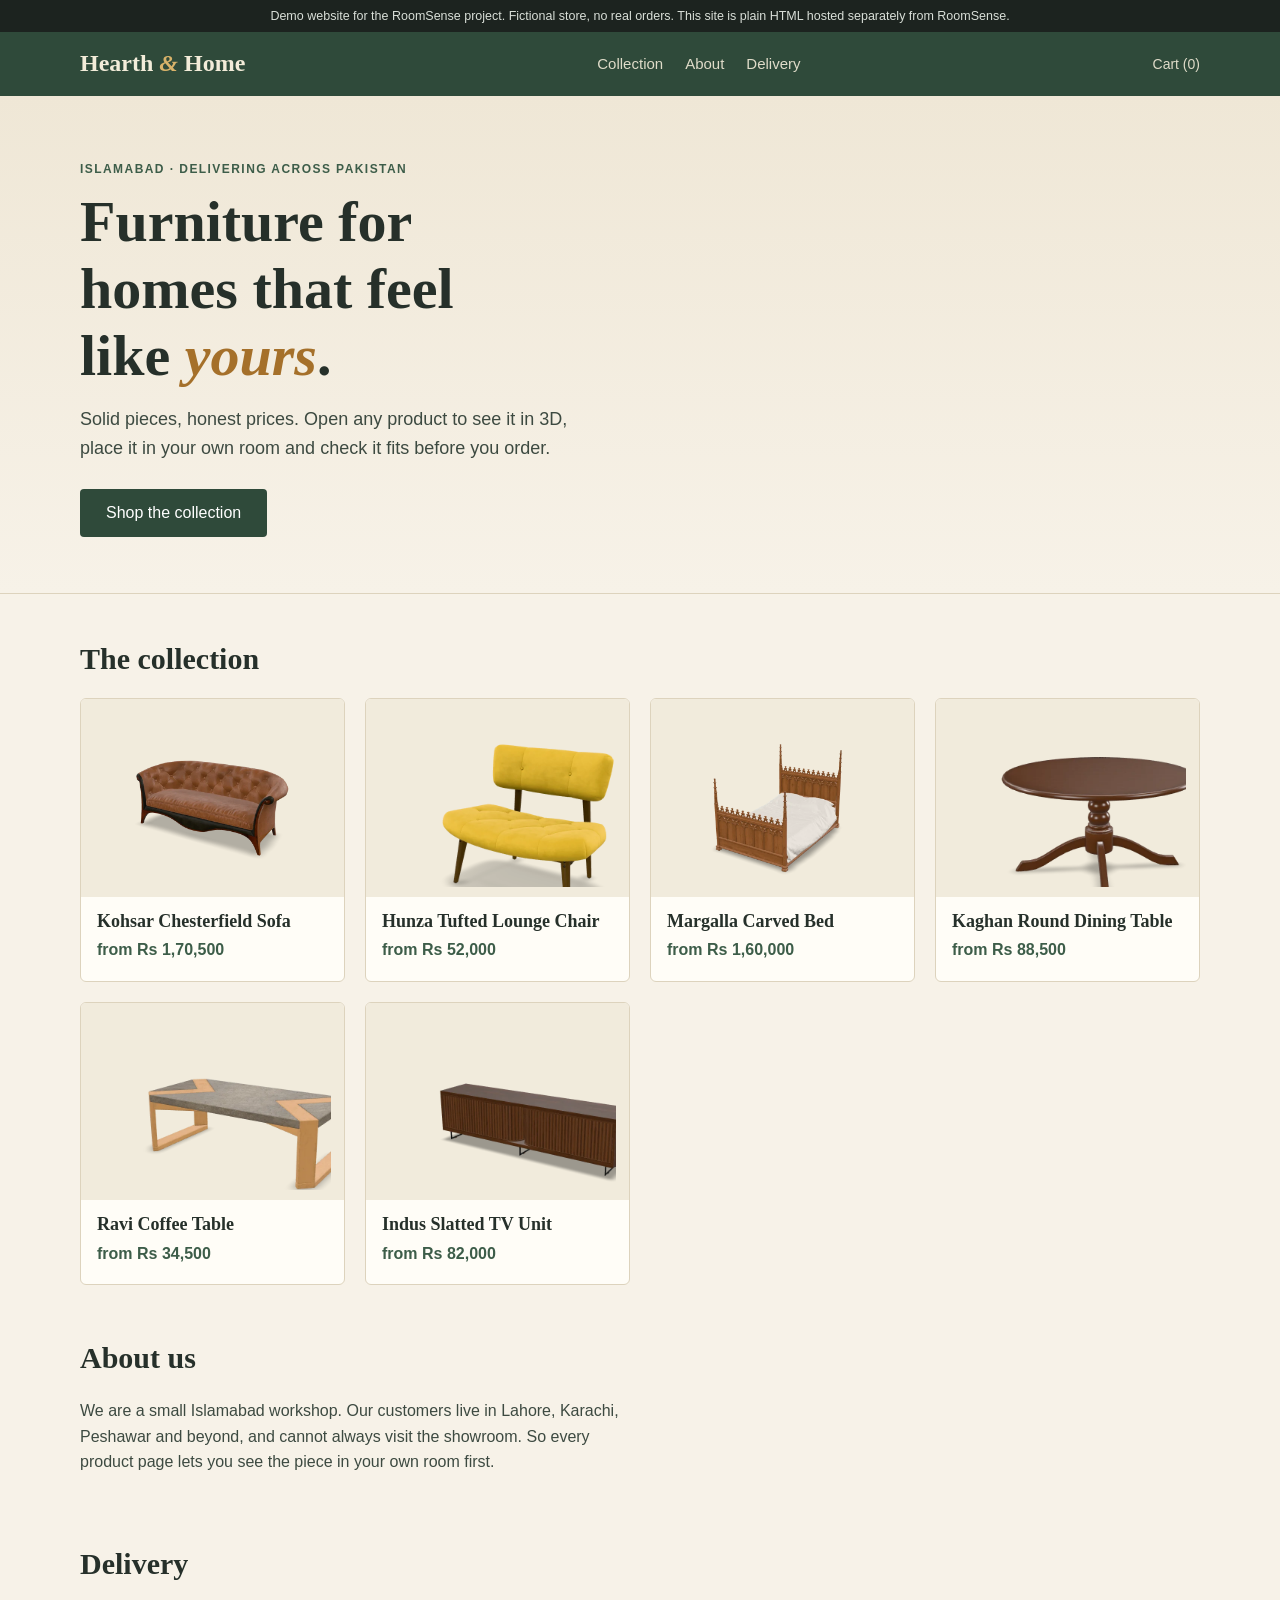
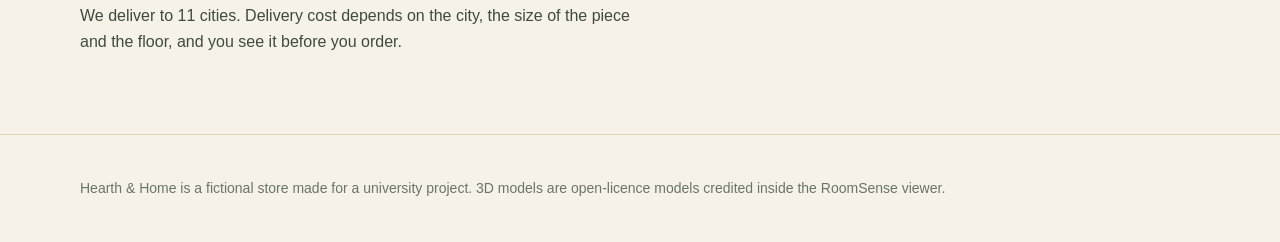
<file: index.html>
<!doctype html>
<html lang="en">
<head>
<meta charset="utf-8">
<meta name="viewport" content="width=device-width, initial-scale=1">
<title>Hearth &amp; Home · Furniture for warm homes</title>
<link rel="stylesheet" href="style.css">
</head>
<body>
<div class="banner">Demo website for the RoomSense project. Fictional store, no real orders. This site is plain HTML hosted separately from RoomSense.</div>
<header class="site-header">
  <div class="wrap bar">
    <a class="logo" href="index.html">Hearth <span>&amp;</span> Home</a>
    <nav aria-label="Main"><a href="index.html#collection">Collection</a><a href="index.html#about">About</a><a href="index.html#delivery">Delivery</a></nav>
    <span class="cart">Cart (0)</span>
  </div>
</header>
<main>
  <section class="hero">
    <div class="wrap">
      <p class="eyebrow">Islamabad · delivering across Pakistan</p>
      <h1>Furniture for homes that feel like <em>yours</em>.</h1>
      <p class="lead">Solid pieces, honest prices. Open any product to see it in 3D, place it in your own room and check it fits before you order.</p>
      <a class="btn" href="#collection">Shop the collection</a>
    </div>
  </section>

  <section id="collection" class="wrap section">
    <h2>The collection</h2>
    <div class="grid">
      <a class="card" href="products/kohsar-chesterfield-sofa.html">
        <img src="assets/kohsar-chesterfield-sofa.webp" alt="Kohsar Chesterfield Sofa" width="400" height="300" loading="lazy">
        <div class="card-body">
          <h3>Kohsar Chesterfield Sofa</h3>
          <p class="price">from Rs 1,70,500</p>
        </div>
      </a>
      <a class="card" href="products/hunza-tufted-lounge-chair.html">
        <img src="assets/hunza-tufted-lounge-chair.webp" alt="Hunza Tufted Lounge Chair" width="400" height="300" loading="lazy">
        <div class="card-body">
          <h3>Hunza Tufted Lounge Chair</h3>
          <p class="price">from Rs 52,000</p>
        </div>
      </a>
      <a class="card" href="products/margalla-carved-bed.html">
        <img src="assets/margalla-carved-bed.webp" alt="Margalla Carved Bed" width="400" height="300" loading="lazy">
        <div class="card-body">
          <h3>Margalla Carved Bed</h3>
          <p class="price">from Rs 1,60,000</p>
        </div>
      </a>
      <a class="card" href="products/kaghan-round-dining-table.html">
        <img src="assets/kaghan-round-dining-table.webp" alt="Kaghan Round Dining Table" width="400" height="300" loading="lazy">
        <div class="card-body">
          <h3>Kaghan Round Dining Table</h3>
          <p class="price">from Rs 88,500</p>
        </div>
      </a>
      <a class="card" href="products/ravi-coffee-table.html">
        <img src="assets/ravi-coffee-table.webp" alt="Ravi Coffee Table" width="400" height="300" loading="lazy">
        <div class="card-body">
          <h3>Ravi Coffee Table</h3>
          <p class="price">from Rs 34,500</p>
        </div>
      </a>
      <a class="card" href="products/indus-slatted-tv-unit.html">
        <img src="assets/indus-slatted-tv-unit.webp" alt="Indus Slatted TV Unit" width="400" height="300" loading="lazy">
        <div class="card-body">
          <h3>Indus Slatted TV Unit</h3>
          <p class="price">from Rs 82,000</p>
        </div>
      </a>
    </div>
  </section>

  <section id="about" class="wrap section about">
    <h2>About us</h2>
    <p>We are a small Islamabad workshop. Our customers live in Lahore, Karachi, Peshawar and beyond, and cannot always visit the showroom. So every product page lets you see the piece in your own room first.</p>
  </section>

  <section id="delivery" class="wrap section about">
    <h2>Delivery</h2>
    <p>We deliver to 11 cities. Delivery cost depends on the city, the size of the piece and the floor, and you see it before you order.</p>
  </section>
</main>
<footer class="site-footer"><div class="wrap"><p>Hearth &amp; Home is a fictional store made for a university project. 3D models are open-licence models credited inside the RoomSense viewer.</p></div></footer>
</body>
</html>
</file>
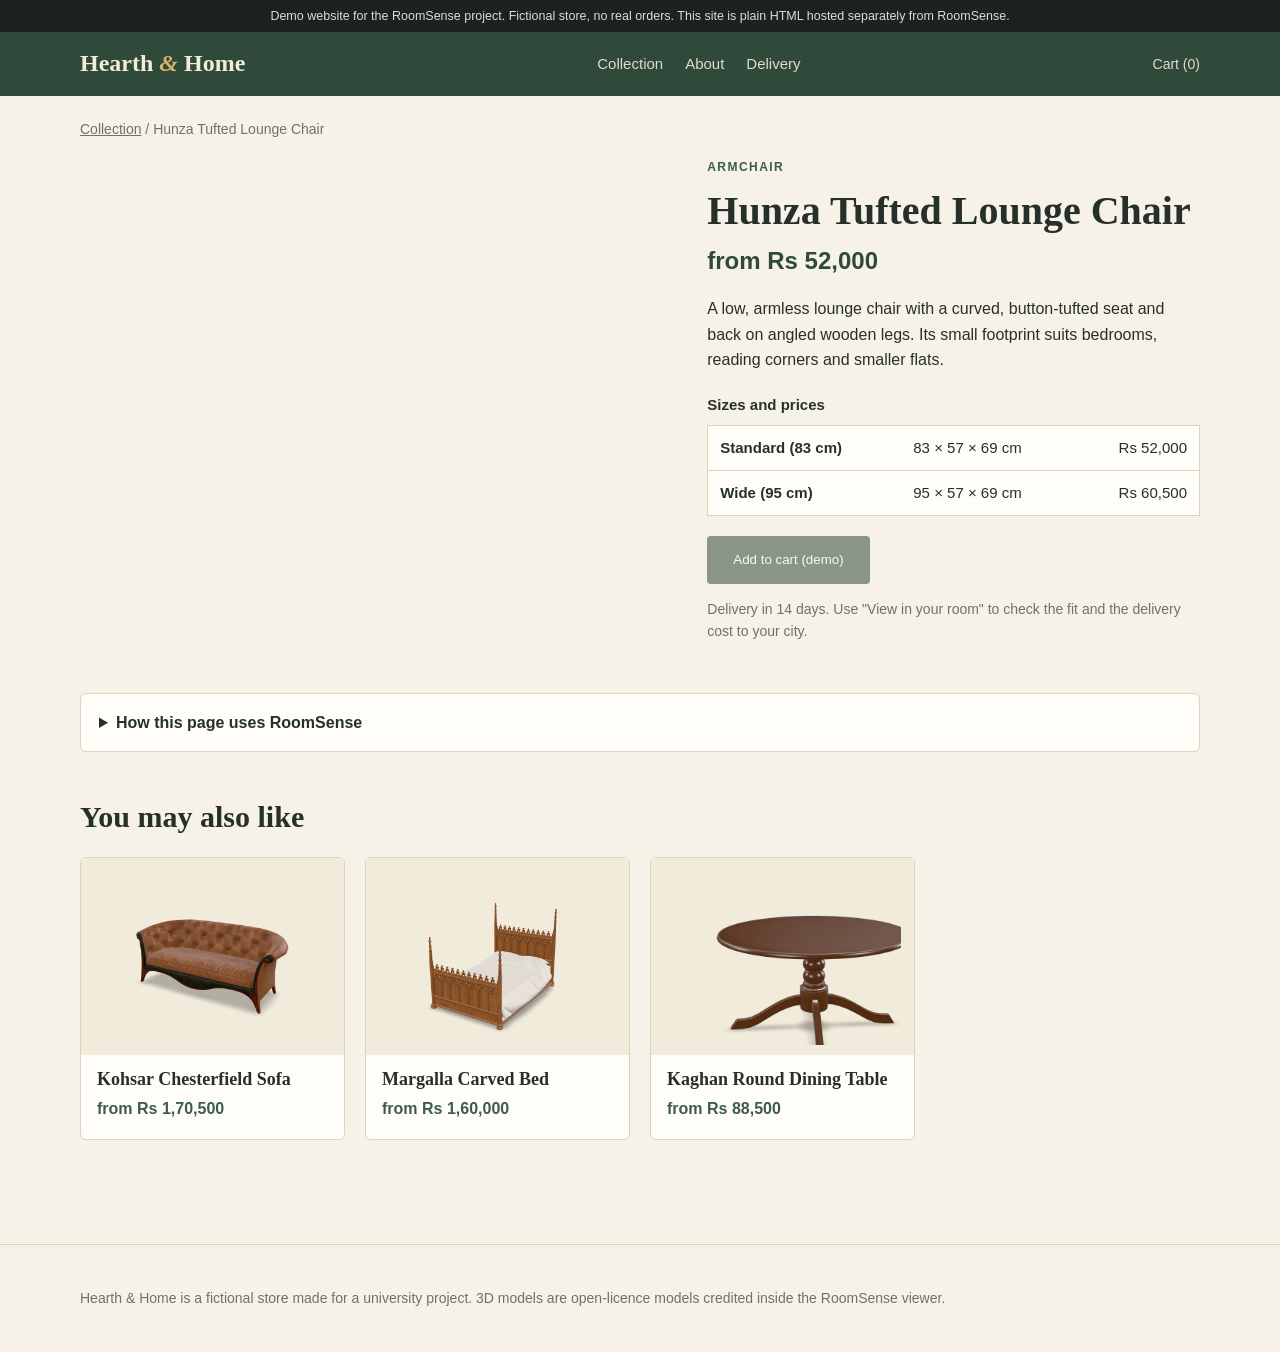
<file: products/hunza-tufted-lounge-chair.html>
<!doctype html>
<html lang="en">
<head>
<meta charset="utf-8">
<meta name="viewport" content="width=device-width, initial-scale=1">
<title>Hunza Tufted Lounge Chair · Hearth &amp; Home</title>
<link rel="stylesheet" href="../style.css">
</head>
<body>
<div class="banner">Demo website for the RoomSense project. Fictional store, no real orders. This site is plain HTML hosted separately from RoomSense.</div>
<header class="site-header">
  <div class="wrap bar">
    <a class="logo" href="../index.html">Hearth <span>&amp;</span> Home</a>
    <nav aria-label="Main"><a href="../index.html#collection">Collection</a><a href="../index.html#about">About</a><a href="../index.html#delivery">Delivery</a></nav>
    <span class="cart">Cart (0)</span>
  </div>
</header>
<main class="wrap product">
  <p class="crumbs"><a href="../index.html">Collection</a> / Hunza Tufted Lounge Chair</p>
  <div class="product-grid">

    <!-- ===== RoomSense: the only integration on this page (plus the script tag at the bottom) ===== -->
    <div class="viewer">
      <div data-roomsense data-store="hearth" data-product="hunza-tufted-lounge-chair" data-color="#2f4a3a" data-height="440"></div>
    </div>
    <!-- ================================================================================================ -->

    <div class="info">
      <p class="eyebrow">armchair</p>
      <h1>Hunza Tufted Lounge Chair</h1>
      <p class="big-price">from Rs 52,000</p>
      <p>A low, armless lounge chair with a curved, button-tufted seat and back on angled wooden legs. Its small footprint suits bedrooms, reading corners and smaller flats.</p>
      <table class="sizes">
        <caption>Sizes and prices</caption>
        <tbody>
          <tr><th scope="row">Standard (83 cm)</th><td>83 × 57 × 69 cm</td><td class="num">Rs 52,000</td></tr>
          <tr><th scope="row">Wide (95 cm)</th><td>95 × 57 × 69 cm</td><td class="num">Rs 60,500</td></tr>
        </tbody>
      </table>
      <button class="btn" disabled>Add to cart (demo)</button>
      <p class="note">Delivery in 14 days. Use "View in your room" to check the fit and the delivery cost to your city.</p>
    </div>
  </div>

  <details class="how">
    <summary>How this page uses RoomSense</summary>
    <p>This website is plain HTML. It was not built with RoomSense. To add RoomSense, the store pasted two lines:</p>
    <pre><code>&lt;script src=&quot;https://ar-furniture-liard.vercel.app/widget.js&quot; defer&gt;&lt;/script&gt;
&lt;div data-roomsense data-store=&quot;hearth&quot; data-product=&quot;hunza-tufted-lounge-chair&quot; data-color=&quot;#2f4a3a&quot; data-height=&quot;440&quot;&gt;&lt;/div&gt;</code></pre>
    <p>The first line goes once in the site's template; the second goes where the product photos would be. RoomSense runs in an isolated frame, so it cannot change this page's design.</p>
  </details>

  <section class="section">
    <h2>You may also like</h2>
    <div class="grid">
      <a class="card" href="kohsar-chesterfield-sofa.html">
        <img src="../assets/kohsar-chesterfield-sofa.webp" alt="Kohsar Chesterfield Sofa" width="400" height="300" loading="lazy">
        <div class="card-body">
          <h3>Kohsar Chesterfield Sofa</h3>
          <p class="price">from Rs 1,70,500</p>
        </div>
      </a>
      <a class="card" href="margalla-carved-bed.html">
        <img src="../assets/margalla-carved-bed.webp" alt="Margalla Carved Bed" width="400" height="300" loading="lazy">
        <div class="card-body">
          <h3>Margalla Carved Bed</h3>
          <p class="price">from Rs 1,60,000</p>
        </div>
      </a>
      <a class="card" href="kaghan-round-dining-table.html">
        <img src="../assets/kaghan-round-dining-table.webp" alt="Kaghan Round Dining Table" width="400" height="300" loading="lazy">
        <div class="card-body">
          <h3>Kaghan Round Dining Table</h3>
          <p class="price">from Rs 88,500</p>
        </div>
      </a>
    </div>
  </section>
</main>
<footer class="site-footer"><div class="wrap"><p>Hearth &amp; Home is a fictional store made for a university project. 3D models are open-licence models credited inside the RoomSense viewer.</p></div></footer>
<script src="https://ar-furniture-liard.vercel.app/widget.js" defer></script>
</body>
</html>
</file>
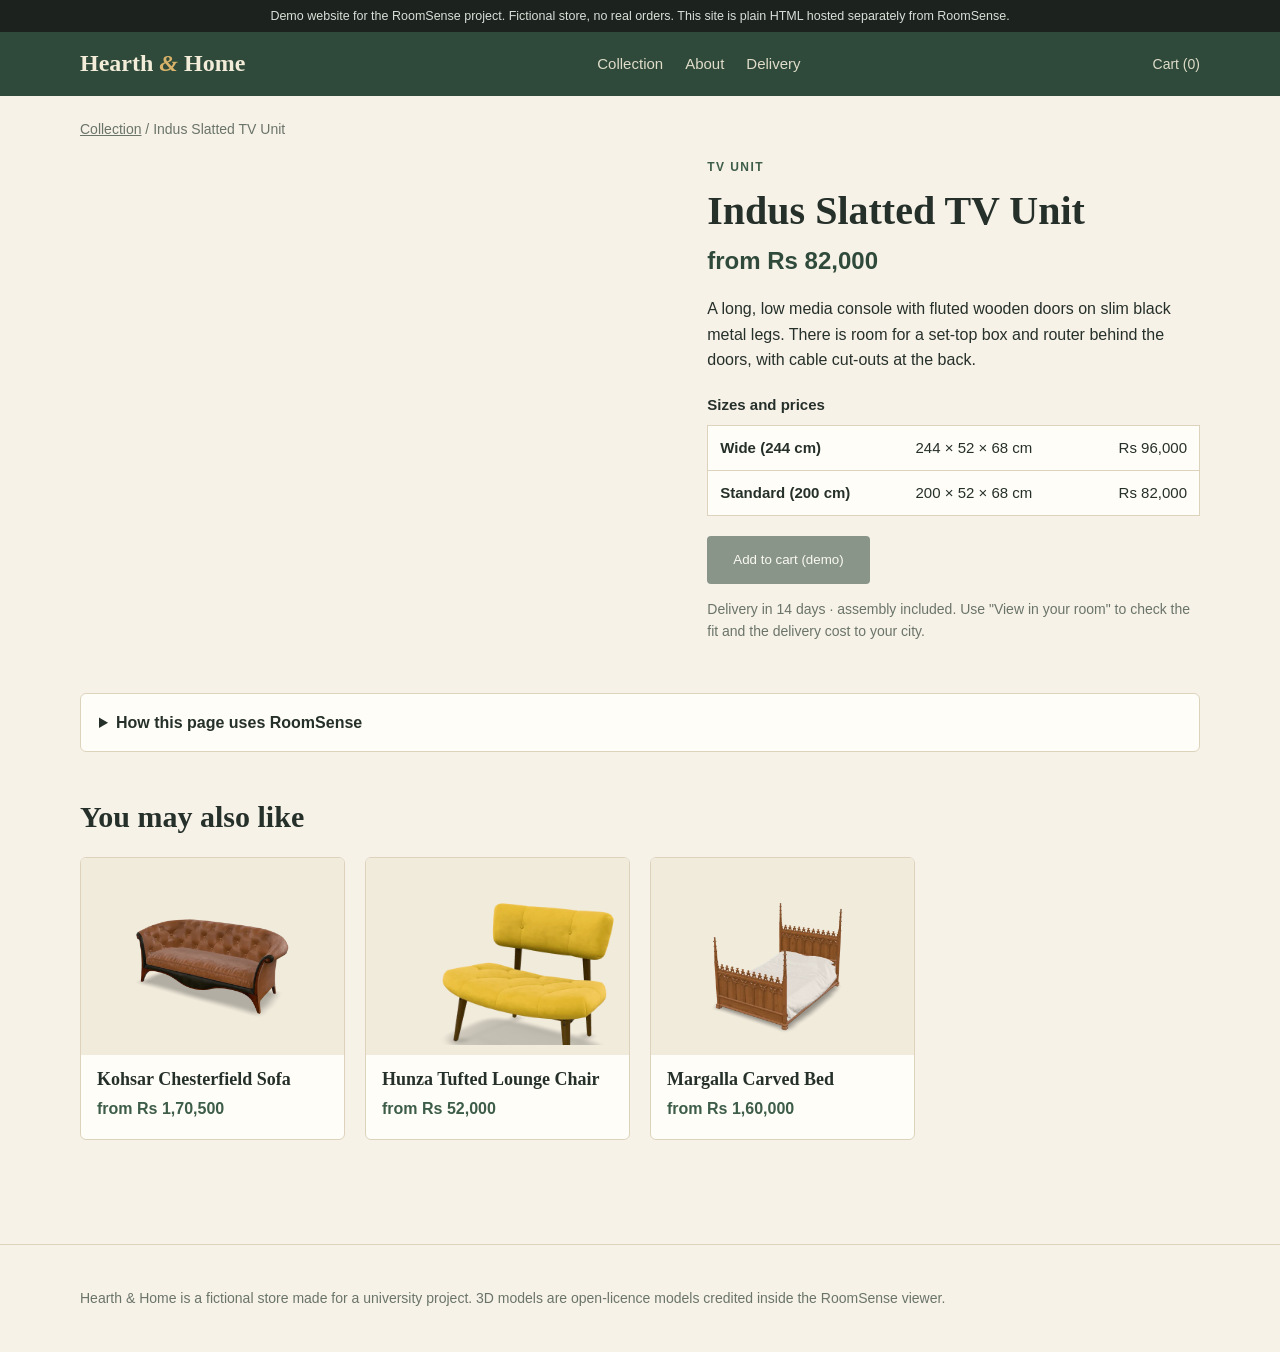
<file: products/indus-slatted-tv-unit.html>
<!doctype html>
<html lang="en">
<head>
<meta charset="utf-8">
<meta name="viewport" content="width=device-width, initial-scale=1">
<title>Indus Slatted TV Unit · Hearth &amp; Home</title>
<link rel="stylesheet" href="../style.css">
</head>
<body>
<div class="banner">Demo website for the RoomSense project. Fictional store, no real orders. This site is plain HTML hosted separately from RoomSense.</div>
<header class="site-header">
  <div class="wrap bar">
    <a class="logo" href="../index.html">Hearth <span>&amp;</span> Home</a>
    <nav aria-label="Main"><a href="../index.html#collection">Collection</a><a href="../index.html#about">About</a><a href="../index.html#delivery">Delivery</a></nav>
    <span class="cart">Cart (0)</span>
  </div>
</header>
<main class="wrap product">
  <p class="crumbs"><a href="../index.html">Collection</a> / Indus Slatted TV Unit</p>
  <div class="product-grid">

    <!-- ===== RoomSense: the only integration on this page (plus the script tag at the bottom) ===== -->
    <div class="viewer">
      <div data-roomsense data-store="hearth" data-product="indus-slatted-tv-unit" data-color="#2f4a3a" data-height="440"></div>
    </div>
    <!-- ================================================================================================ -->

    <div class="info">
      <p class="eyebrow">tv unit</p>
      <h1>Indus Slatted TV Unit</h1>
      <p class="big-price">from Rs 82,000</p>
      <p>A long, low media console with fluted wooden doors on slim black metal legs. There is room for a set-top box and router behind the doors, with cable cut-outs at the back.</p>
      <table class="sizes">
        <caption>Sizes and prices</caption>
        <tbody>
          <tr><th scope="row">Wide (244 cm)</th><td>244 × 52 × 68 cm</td><td class="num">Rs 96,000</td></tr>
          <tr><th scope="row">Standard (200 cm)</th><td>200 × 52 × 68 cm</td><td class="num">Rs 82,000</td></tr>
        </tbody>
      </table>
      <button class="btn" disabled>Add to cart (demo)</button>
      <p class="note">Delivery in 14 days · assembly included. Use "View in your room" to check the fit and the delivery cost to your city.</p>
    </div>
  </div>

  <details class="how">
    <summary>How this page uses RoomSense</summary>
    <p>This website is plain HTML. It was not built with RoomSense. To add RoomSense, the store pasted two lines:</p>
    <pre><code>&lt;script src=&quot;https://ar-furniture-liard.vercel.app/widget.js&quot; defer&gt;&lt;/script&gt;
&lt;div data-roomsense data-store=&quot;hearth&quot; data-product=&quot;indus-slatted-tv-unit&quot; data-color=&quot;#2f4a3a&quot; data-height=&quot;440&quot;&gt;&lt;/div&gt;</code></pre>
    <p>The first line goes once in the site's template; the second goes where the product photos would be. RoomSense runs in an isolated frame, so it cannot change this page's design.</p>
  </details>

  <section class="section">
    <h2>You may also like</h2>
    <div class="grid">
      <a class="card" href="kohsar-chesterfield-sofa.html">
        <img src="../assets/kohsar-chesterfield-sofa.webp" alt="Kohsar Chesterfield Sofa" width="400" height="300" loading="lazy">
        <div class="card-body">
          <h3>Kohsar Chesterfield Sofa</h3>
          <p class="price">from Rs 1,70,500</p>
        </div>
      </a>
      <a class="card" href="hunza-tufted-lounge-chair.html">
        <img src="../assets/hunza-tufted-lounge-chair.webp" alt="Hunza Tufted Lounge Chair" width="400" height="300" loading="lazy">
        <div class="card-body">
          <h3>Hunza Tufted Lounge Chair</h3>
          <p class="price">from Rs 52,000</p>
        </div>
      </a>
      <a class="card" href="margalla-carved-bed.html">
        <img src="../assets/margalla-carved-bed.webp" alt="Margalla Carved Bed" width="400" height="300" loading="lazy">
        <div class="card-body">
          <h3>Margalla Carved Bed</h3>
          <p class="price">from Rs 1,60,000</p>
        </div>
      </a>
    </div>
  </section>
</main>
<footer class="site-footer"><div class="wrap"><p>Hearth &amp; Home is a fictional store made for a university project. 3D models are open-licence models credited inside the RoomSense viewer.</p></div></footer>
<script src="https://ar-furniture-liard.vercel.app/widget.js" defer></script>
</body>
</html>
</file>
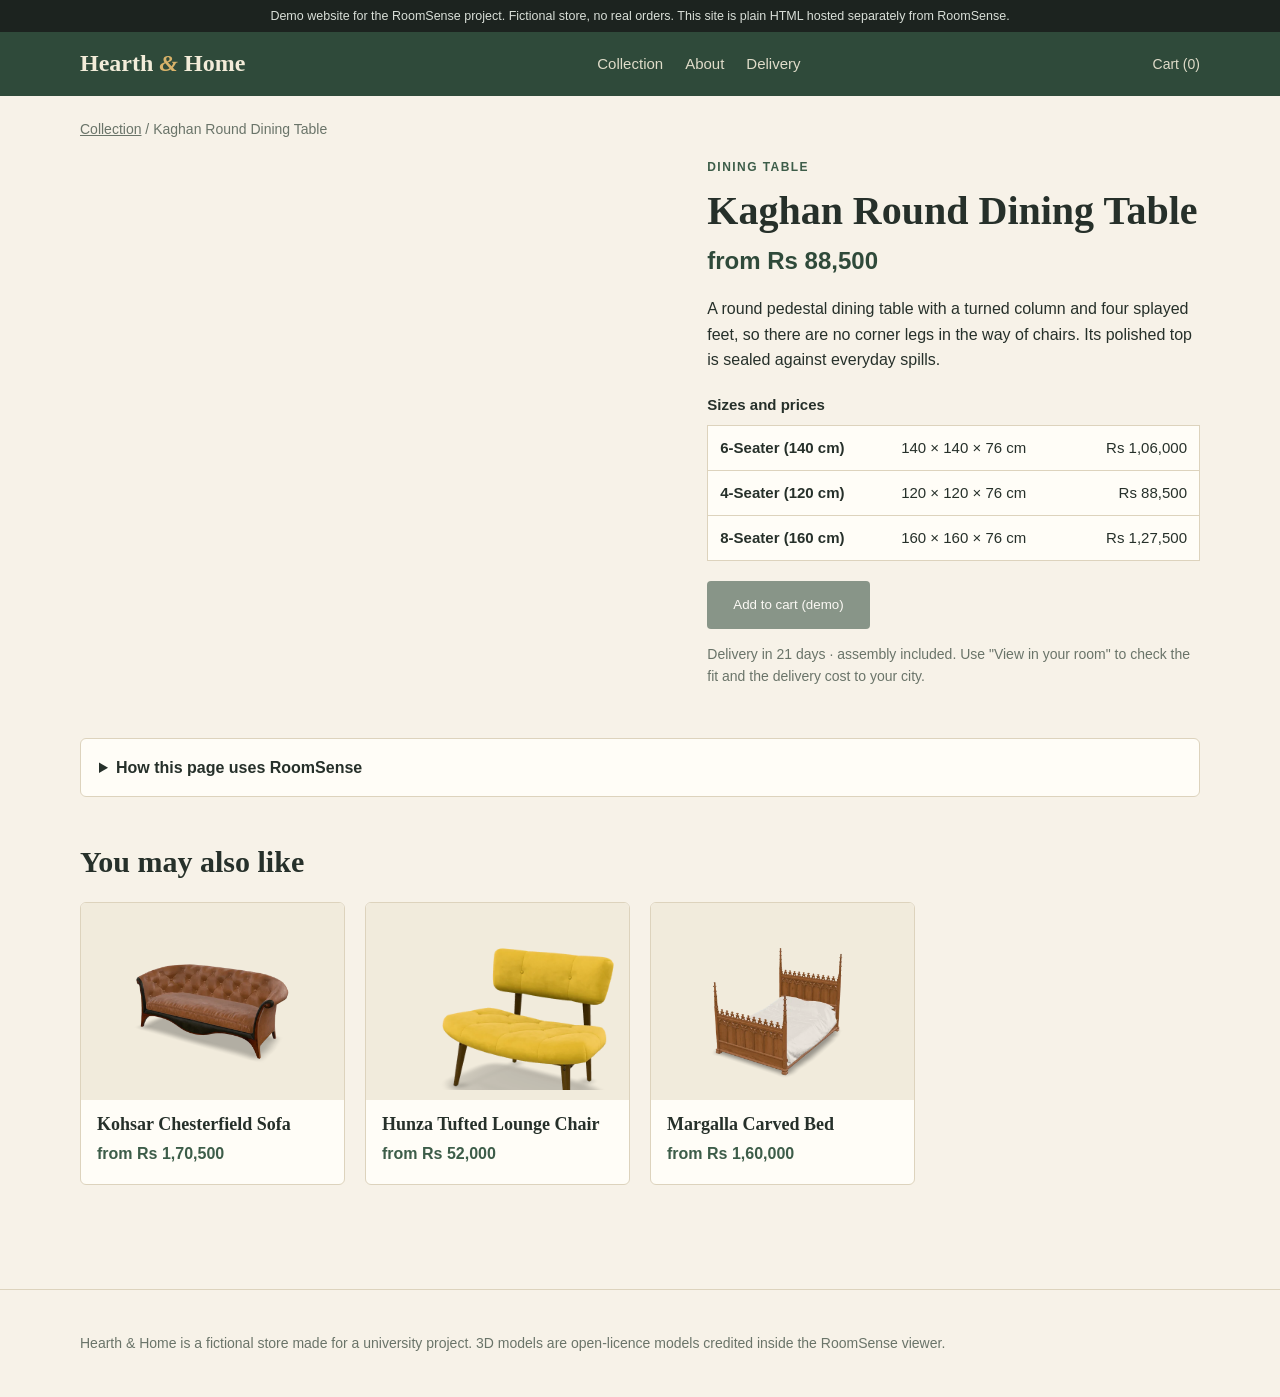
<file: products/kaghan-round-dining-table.html>
<!doctype html>
<html lang="en">
<head>
<meta charset="utf-8">
<meta name="viewport" content="width=device-width, initial-scale=1">
<title>Kaghan Round Dining Table · Hearth &amp; Home</title>
<link rel="stylesheet" href="../style.css">
</head>
<body>
<div class="banner">Demo website for the RoomSense project. Fictional store, no real orders. This site is plain HTML hosted separately from RoomSense.</div>
<header class="site-header">
  <div class="wrap bar">
    <a class="logo" href="../index.html">Hearth <span>&amp;</span> Home</a>
    <nav aria-label="Main"><a href="../index.html#collection">Collection</a><a href="../index.html#about">About</a><a href="../index.html#delivery">Delivery</a></nav>
    <span class="cart">Cart (0)</span>
  </div>
</header>
<main class="wrap product">
  <p class="crumbs"><a href="../index.html">Collection</a> / Kaghan Round Dining Table</p>
  <div class="product-grid">

    <!-- ===== RoomSense: the only integration on this page (plus the script tag at the bottom) ===== -->
    <div class="viewer">
      <div data-roomsense data-store="hearth" data-product="kaghan-round-dining-table" data-color="#2f4a3a" data-height="440"></div>
    </div>
    <!-- ================================================================================================ -->

    <div class="info">
      <p class="eyebrow">dining table</p>
      <h1>Kaghan Round Dining Table</h1>
      <p class="big-price">from Rs 88,500</p>
      <p>A round pedestal dining table with a turned column and four splayed feet, so there are no corner legs in the way of chairs. Its polished top is sealed against everyday spills.</p>
      <table class="sizes">
        <caption>Sizes and prices</caption>
        <tbody>
          <tr><th scope="row">6-Seater (140 cm)</th><td>140 × 140 × 76 cm</td><td class="num">Rs 1,06,000</td></tr>
          <tr><th scope="row">4-Seater (120 cm)</th><td>120 × 120 × 76 cm</td><td class="num">Rs 88,500</td></tr>
          <tr><th scope="row">8-Seater (160 cm)</th><td>160 × 160 × 76 cm</td><td class="num">Rs 1,27,500</td></tr>
        </tbody>
      </table>
      <button class="btn" disabled>Add to cart (demo)</button>
      <p class="note">Delivery in 21 days · assembly included. Use "View in your room" to check the fit and the delivery cost to your city.</p>
    </div>
  </div>

  <details class="how">
    <summary>How this page uses RoomSense</summary>
    <p>This website is plain HTML. It was not built with RoomSense. To add RoomSense, the store pasted two lines:</p>
    <pre><code>&lt;script src=&quot;https://ar-furniture-liard.vercel.app/widget.js&quot; defer&gt;&lt;/script&gt;
&lt;div data-roomsense data-store=&quot;hearth&quot; data-product=&quot;kaghan-round-dining-table&quot; data-color=&quot;#2f4a3a&quot; data-height=&quot;440&quot;&gt;&lt;/div&gt;</code></pre>
    <p>The first line goes once in the site's template; the second goes where the product photos would be. RoomSense runs in an isolated frame, so it cannot change this page's design.</p>
  </details>

  <section class="section">
    <h2>You may also like</h2>
    <div class="grid">
      <a class="card" href="kohsar-chesterfield-sofa.html">
        <img src="../assets/kohsar-chesterfield-sofa.webp" alt="Kohsar Chesterfield Sofa" width="400" height="300" loading="lazy">
        <div class="card-body">
          <h3>Kohsar Chesterfield Sofa</h3>
          <p class="price">from Rs 1,70,500</p>
        </div>
      </a>
      <a class="card" href="hunza-tufted-lounge-chair.html">
        <img src="../assets/hunza-tufted-lounge-chair.webp" alt="Hunza Tufted Lounge Chair" width="400" height="300" loading="lazy">
        <div class="card-body">
          <h3>Hunza Tufted Lounge Chair</h3>
          <p class="price">from Rs 52,000</p>
        </div>
      </a>
      <a class="card" href="margalla-carved-bed.html">
        <img src="../assets/margalla-carved-bed.webp" alt="Margalla Carved Bed" width="400" height="300" loading="lazy">
        <div class="card-body">
          <h3>Margalla Carved Bed</h3>
          <p class="price">from Rs 1,60,000</p>
        </div>
      </a>
    </div>
  </section>
</main>
<footer class="site-footer"><div class="wrap"><p>Hearth &amp; Home is a fictional store made for a university project. 3D models are open-licence models credited inside the RoomSense viewer.</p></div></footer>
<script src="https://ar-furniture-liard.vercel.app/widget.js" defer></script>
</body>
</html>
</file>
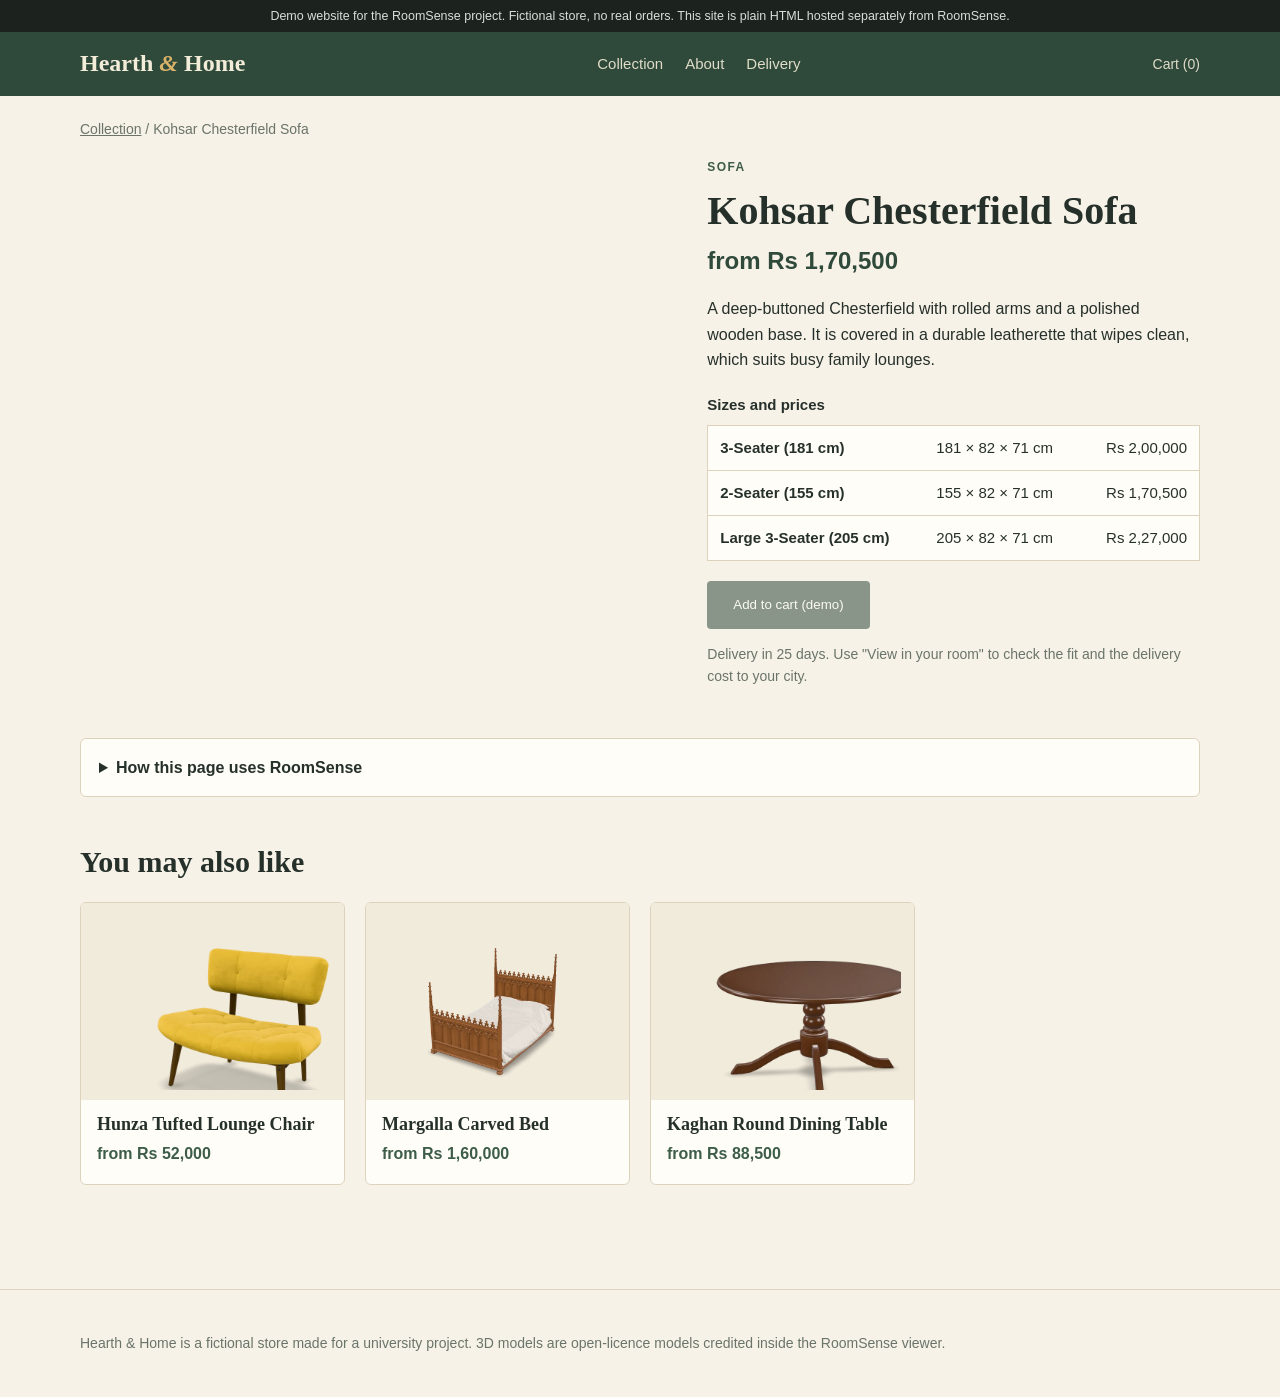
<file: products/kohsar-chesterfield-sofa.html>
<!doctype html>
<html lang="en">
<head>
<meta charset="utf-8">
<meta name="viewport" content="width=device-width, initial-scale=1">
<title>Kohsar Chesterfield Sofa · Hearth &amp; Home</title>
<link rel="stylesheet" href="../style.css">
</head>
<body>
<div class="banner">Demo website for the RoomSense project. Fictional store, no real orders. This site is plain HTML hosted separately from RoomSense.</div>
<header class="site-header">
  <div class="wrap bar">
    <a class="logo" href="../index.html">Hearth <span>&amp;</span> Home</a>
    <nav aria-label="Main"><a href="../index.html#collection">Collection</a><a href="../index.html#about">About</a><a href="../index.html#delivery">Delivery</a></nav>
    <span class="cart">Cart (0)</span>
  </div>
</header>
<main class="wrap product">
  <p class="crumbs"><a href="../index.html">Collection</a> / Kohsar Chesterfield Sofa</p>
  <div class="product-grid">

    <!-- ===== RoomSense: the only integration on this page (plus the script tag at the bottom) ===== -->
    <div class="viewer">
      <div data-roomsense data-store="hearth" data-product="kohsar-chesterfield-sofa" data-color="#2f4a3a" data-height="440"></div>
    </div>
    <!-- ================================================================================================ -->

    <div class="info">
      <p class="eyebrow">sofa</p>
      <h1>Kohsar Chesterfield Sofa</h1>
      <p class="big-price">from Rs 1,70,500</p>
      <p>A deep-buttoned Chesterfield with rolled arms and a polished wooden base. It is covered in a durable leatherette that wipes clean, which suits busy family lounges.</p>
      <table class="sizes">
        <caption>Sizes and prices</caption>
        <tbody>
          <tr><th scope="row">3-Seater (181 cm)</th><td>181 × 82 × 71 cm</td><td class="num">Rs 2,00,000</td></tr>
          <tr><th scope="row">2-Seater (155 cm)</th><td>155 × 82 × 71 cm</td><td class="num">Rs 1,70,500</td></tr>
          <tr><th scope="row">Large 3-Seater (205 cm)</th><td>205 × 82 × 71 cm</td><td class="num">Rs 2,27,000</td></tr>
        </tbody>
      </table>
      <button class="btn" disabled>Add to cart (demo)</button>
      <p class="note">Delivery in 25 days. Use "View in your room" to check the fit and the delivery cost to your city.</p>
    </div>
  </div>

  <details class="how">
    <summary>How this page uses RoomSense</summary>
    <p>This website is plain HTML. It was not built with RoomSense. To add RoomSense, the store pasted two lines:</p>
    <pre><code>&lt;script src=&quot;https://ar-furniture-liard.vercel.app/widget.js&quot; defer&gt;&lt;/script&gt;
&lt;div data-roomsense data-store=&quot;hearth&quot; data-product=&quot;kohsar-chesterfield-sofa&quot; data-color=&quot;#2f4a3a&quot; data-height=&quot;440&quot;&gt;&lt;/div&gt;</code></pre>
    <p>The first line goes once in the site's template; the second goes where the product photos would be. RoomSense runs in an isolated frame, so it cannot change this page's design.</p>
  </details>

  <section class="section">
    <h2>You may also like</h2>
    <div class="grid">
      <a class="card" href="hunza-tufted-lounge-chair.html">
        <img src="../assets/hunza-tufted-lounge-chair.webp" alt="Hunza Tufted Lounge Chair" width="400" height="300" loading="lazy">
        <div class="card-body">
          <h3>Hunza Tufted Lounge Chair</h3>
          <p class="price">from Rs 52,000</p>
        </div>
      </a>
      <a class="card" href="margalla-carved-bed.html">
        <img src="../assets/margalla-carved-bed.webp" alt="Margalla Carved Bed" width="400" height="300" loading="lazy">
        <div class="card-body">
          <h3>Margalla Carved Bed</h3>
          <p class="price">from Rs 1,60,000</p>
        </div>
      </a>
      <a class="card" href="kaghan-round-dining-table.html">
        <img src="../assets/kaghan-round-dining-table.webp" alt="Kaghan Round Dining Table" width="400" height="300" loading="lazy">
        <div class="card-body">
          <h3>Kaghan Round Dining Table</h3>
          <p class="price">from Rs 88,500</p>
        </div>
      </a>
    </div>
  </section>
</main>
<footer class="site-footer"><div class="wrap"><p>Hearth &amp; Home is a fictional store made for a university project. 3D models are open-licence models credited inside the RoomSense viewer.</p></div></footer>
<script src="https://ar-furniture-liard.vercel.app/widget.js" defer></script>
</body>
</html>
</file>
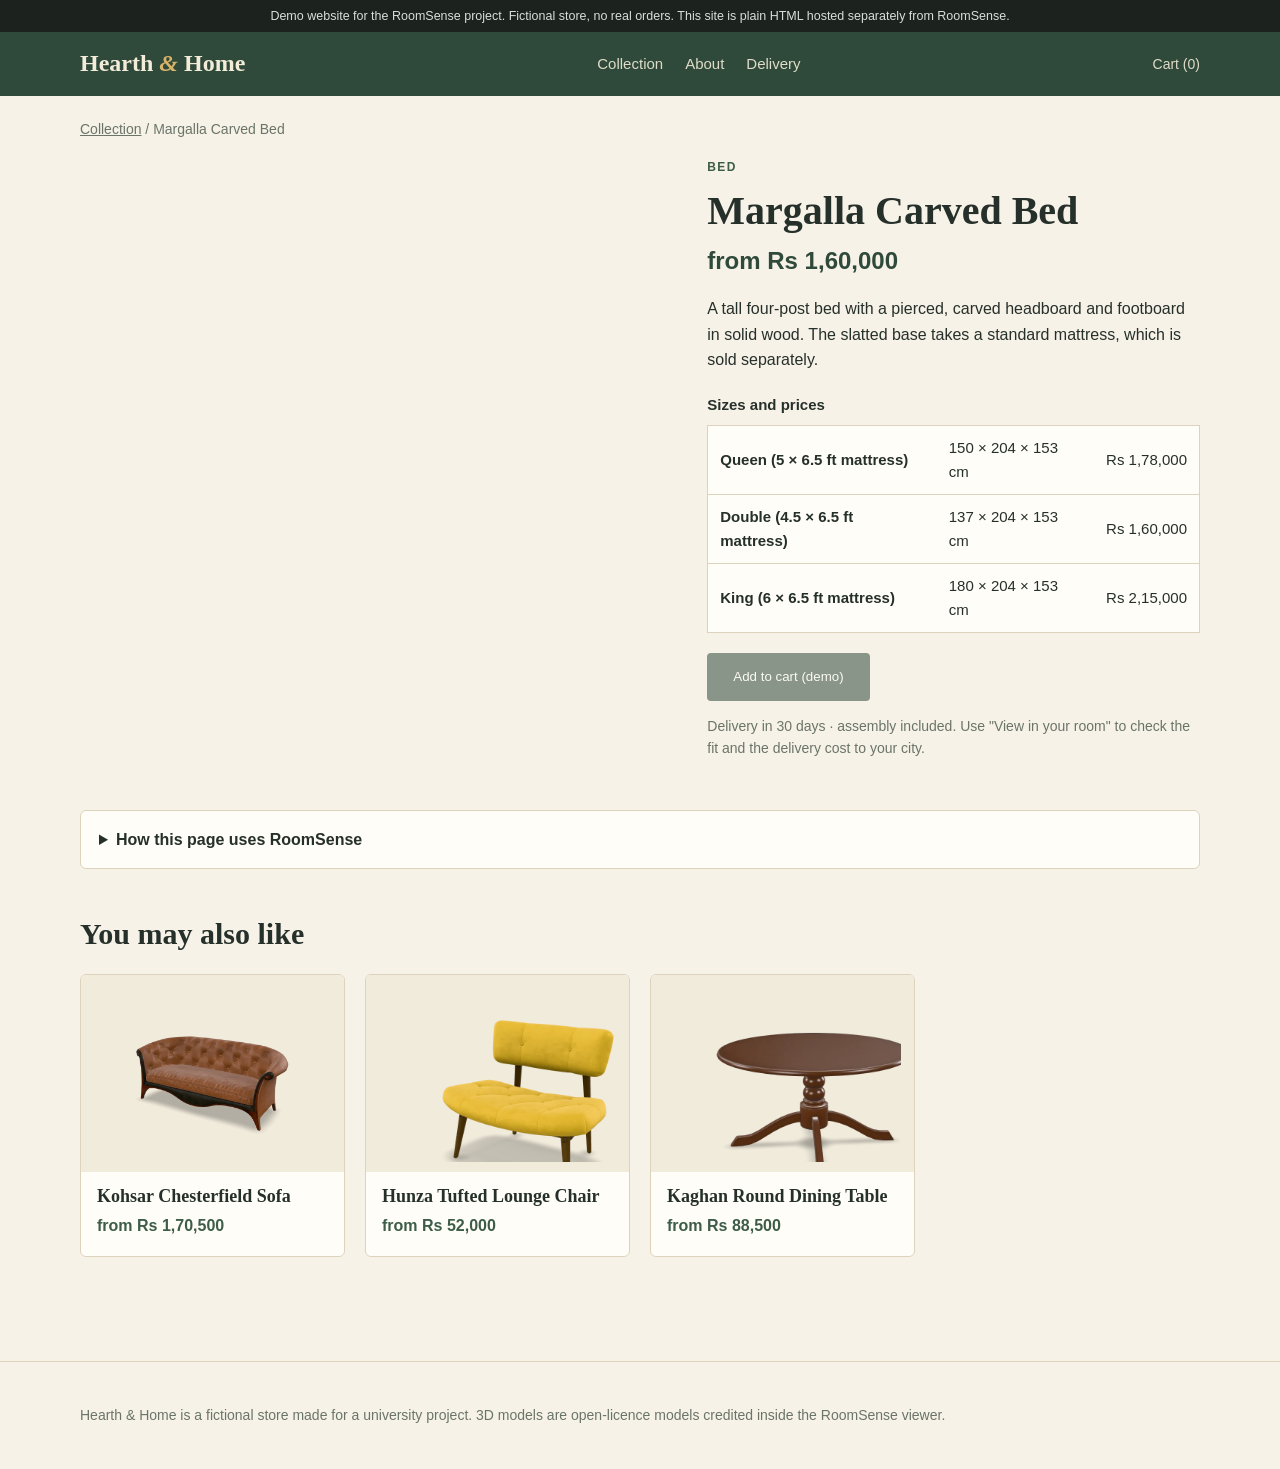
<file: products/margalla-carved-bed.html>
<!doctype html>
<html lang="en">
<head>
<meta charset="utf-8">
<meta name="viewport" content="width=device-width, initial-scale=1">
<title>Margalla Carved Bed · Hearth &amp; Home</title>
<link rel="stylesheet" href="../style.css">
</head>
<body>
<div class="banner">Demo website for the RoomSense project. Fictional store, no real orders. This site is plain HTML hosted separately from RoomSense.</div>
<header class="site-header">
  <div class="wrap bar">
    <a class="logo" href="../index.html">Hearth <span>&amp;</span> Home</a>
    <nav aria-label="Main"><a href="../index.html#collection">Collection</a><a href="../index.html#about">About</a><a href="../index.html#delivery">Delivery</a></nav>
    <span class="cart">Cart (0)</span>
  </div>
</header>
<main class="wrap product">
  <p class="crumbs"><a href="../index.html">Collection</a> / Margalla Carved Bed</p>
  <div class="product-grid">

    <!-- ===== RoomSense: the only integration on this page (plus the script tag at the bottom) ===== -->
    <div class="viewer">
      <div data-roomsense data-store="hearth" data-product="margalla-carved-bed" data-color="#2f4a3a" data-height="440"></div>
    </div>
    <!-- ================================================================================================ -->

    <div class="info">
      <p class="eyebrow">bed</p>
      <h1>Margalla Carved Bed</h1>
      <p class="big-price">from Rs 1,60,000</p>
      <p>A tall four-post bed with a pierced, carved headboard and footboard in solid wood. The slatted base takes a standard mattress, which is sold separately.</p>
      <table class="sizes">
        <caption>Sizes and prices</caption>
        <tbody>
          <tr><th scope="row">Queen (5 × 6.5 ft mattress)</th><td>150 × 204 × 153 cm</td><td class="num">Rs 1,78,000</td></tr>
          <tr><th scope="row">Double (4.5 × 6.5 ft mattress)</th><td>137 × 204 × 153 cm</td><td class="num">Rs 1,60,000</td></tr>
          <tr><th scope="row">King (6 × 6.5 ft mattress)</th><td>180 × 204 × 153 cm</td><td class="num">Rs 2,15,000</td></tr>
        </tbody>
      </table>
      <button class="btn" disabled>Add to cart (demo)</button>
      <p class="note">Delivery in 30 days · assembly included. Use "View in your room" to check the fit and the delivery cost to your city.</p>
    </div>
  </div>

  <details class="how">
    <summary>How this page uses RoomSense</summary>
    <p>This website is plain HTML. It was not built with RoomSense. To add RoomSense, the store pasted two lines:</p>
    <pre><code>&lt;script src=&quot;https://ar-furniture-liard.vercel.app/widget.js&quot; defer&gt;&lt;/script&gt;
&lt;div data-roomsense data-store=&quot;hearth&quot; data-product=&quot;margalla-carved-bed&quot; data-color=&quot;#2f4a3a&quot; data-height=&quot;440&quot;&gt;&lt;/div&gt;</code></pre>
    <p>The first line goes once in the site's template; the second goes where the product photos would be. RoomSense runs in an isolated frame, so it cannot change this page's design.</p>
  </details>

  <section class="section">
    <h2>You may also like</h2>
    <div class="grid">
      <a class="card" href="kohsar-chesterfield-sofa.html">
        <img src="../assets/kohsar-chesterfield-sofa.webp" alt="Kohsar Chesterfield Sofa" width="400" height="300" loading="lazy">
        <div class="card-body">
          <h3>Kohsar Chesterfield Sofa</h3>
          <p class="price">from Rs 1,70,500</p>
        </div>
      </a>
      <a class="card" href="hunza-tufted-lounge-chair.html">
        <img src="../assets/hunza-tufted-lounge-chair.webp" alt="Hunza Tufted Lounge Chair" width="400" height="300" loading="lazy">
        <div class="card-body">
          <h3>Hunza Tufted Lounge Chair</h3>
          <p class="price">from Rs 52,000</p>
        </div>
      </a>
      <a class="card" href="kaghan-round-dining-table.html">
        <img src="../assets/kaghan-round-dining-table.webp" alt="Kaghan Round Dining Table" width="400" height="300" loading="lazy">
        <div class="card-body">
          <h3>Kaghan Round Dining Table</h3>
          <p class="price">from Rs 88,500</p>
        </div>
      </a>
    </div>
  </section>
</main>
<footer class="site-footer"><div class="wrap"><p>Hearth &amp; Home is a fictional store made for a university project. 3D models are open-licence models credited inside the RoomSense viewer.</p></div></footer>
<script src="https://ar-furniture-liard.vercel.app/widget.js" defer></script>
</body>
</html>
</file>
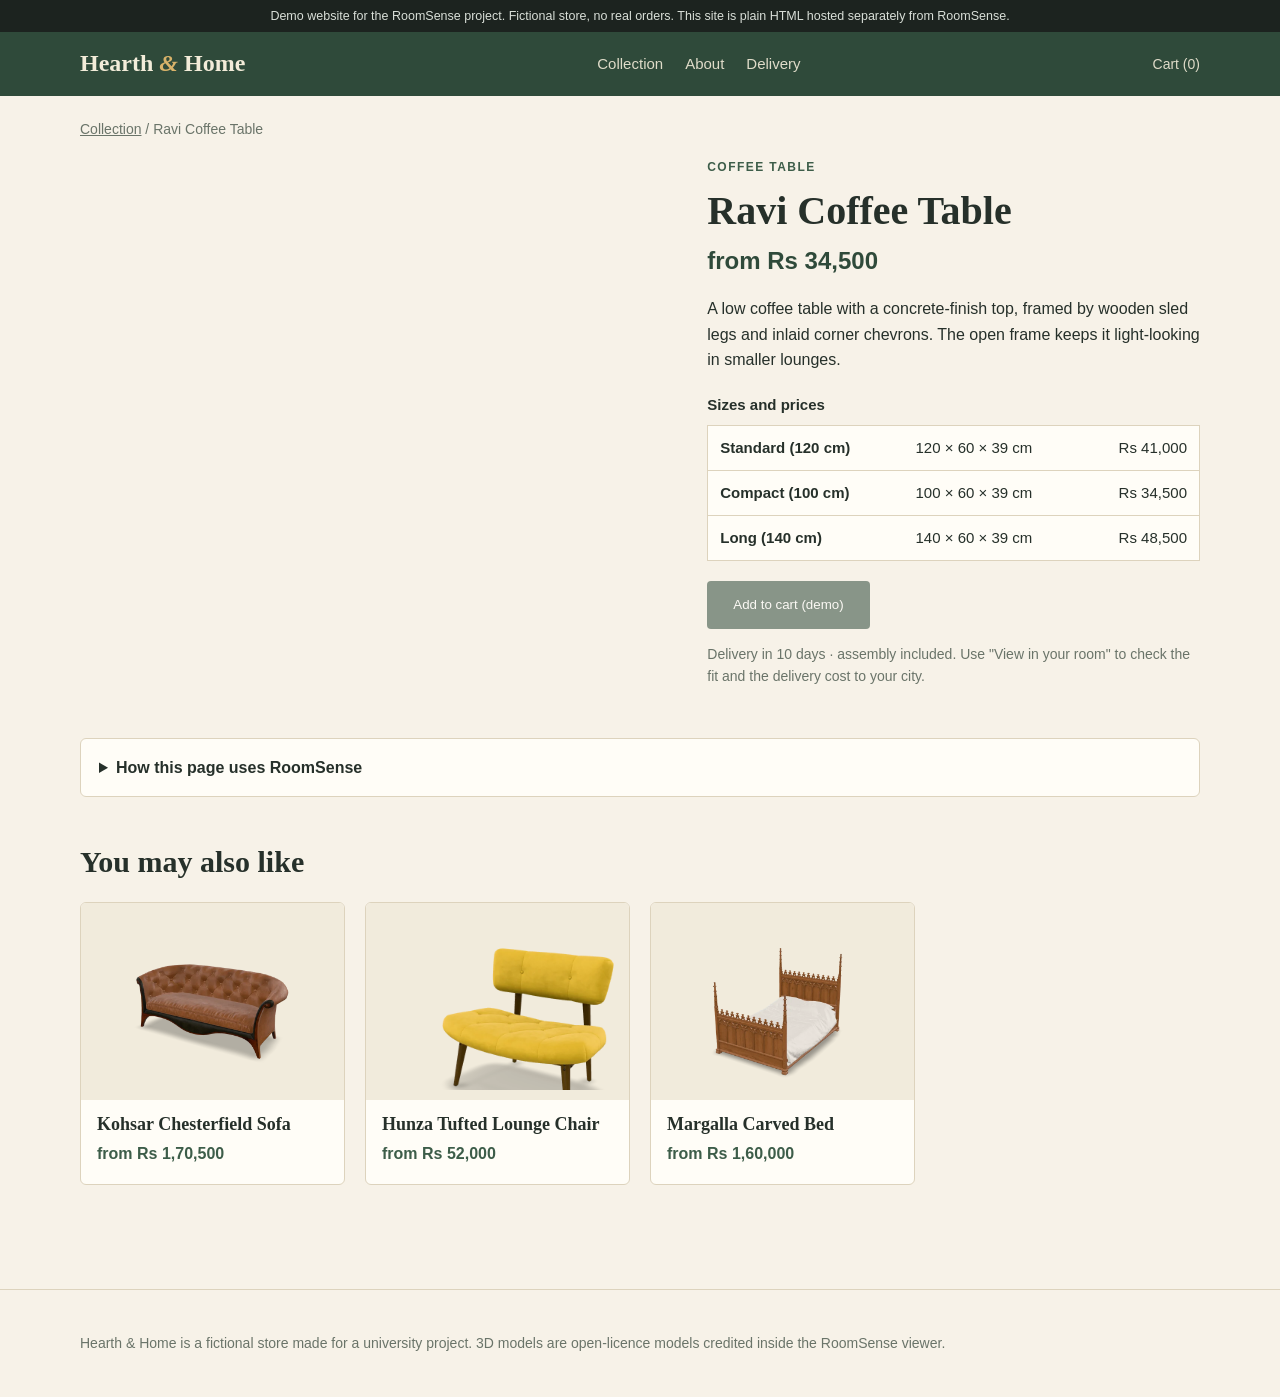
<file: products/ravi-coffee-table.html>
<!doctype html>
<html lang="en">
<head>
<meta charset="utf-8">
<meta name="viewport" content="width=device-width, initial-scale=1">
<title>Ravi Coffee Table · Hearth &amp; Home</title>
<link rel="stylesheet" href="../style.css">
</head>
<body>
<div class="banner">Demo website for the RoomSense project. Fictional store, no real orders. This site is plain HTML hosted separately from RoomSense.</div>
<header class="site-header">
  <div class="wrap bar">
    <a class="logo" href="../index.html">Hearth <span>&amp;</span> Home</a>
    <nav aria-label="Main"><a href="../index.html#collection">Collection</a><a href="../index.html#about">About</a><a href="../index.html#delivery">Delivery</a></nav>
    <span class="cart">Cart (0)</span>
  </div>
</header>
<main class="wrap product">
  <p class="crumbs"><a href="../index.html">Collection</a> / Ravi Coffee Table</p>
  <div class="product-grid">

    <!-- ===== RoomSense: the only integration on this page (plus the script tag at the bottom) ===== -->
    <div class="viewer">
      <div data-roomsense data-store="hearth" data-product="ravi-coffee-table" data-color="#2f4a3a" data-height="440"></div>
    </div>
    <!-- ================================================================================================ -->

    <div class="info">
      <p class="eyebrow">coffee table</p>
      <h1>Ravi Coffee Table</h1>
      <p class="big-price">from Rs 34,500</p>
      <p>A low coffee table with a concrete-finish top, framed by wooden sled legs and inlaid corner chevrons. The open frame keeps it light-looking in smaller lounges.</p>
      <table class="sizes">
        <caption>Sizes and prices</caption>
        <tbody>
          <tr><th scope="row">Standard (120 cm)</th><td>120 × 60 × 39 cm</td><td class="num">Rs 41,000</td></tr>
          <tr><th scope="row">Compact (100 cm)</th><td>100 × 60 × 39 cm</td><td class="num">Rs 34,500</td></tr>
          <tr><th scope="row">Long (140 cm)</th><td>140 × 60 × 39 cm</td><td class="num">Rs 48,500</td></tr>
        </tbody>
      </table>
      <button class="btn" disabled>Add to cart (demo)</button>
      <p class="note">Delivery in 10 days · assembly included. Use "View in your room" to check the fit and the delivery cost to your city.</p>
    </div>
  </div>

  <details class="how">
    <summary>How this page uses RoomSense</summary>
    <p>This website is plain HTML. It was not built with RoomSense. To add RoomSense, the store pasted two lines:</p>
    <pre><code>&lt;script src=&quot;https://ar-furniture-liard.vercel.app/widget.js&quot; defer&gt;&lt;/script&gt;
&lt;div data-roomsense data-store=&quot;hearth&quot; data-product=&quot;ravi-coffee-table&quot; data-color=&quot;#2f4a3a&quot; data-height=&quot;440&quot;&gt;&lt;/div&gt;</code></pre>
    <p>The first line goes once in the site's template; the second goes where the product photos would be. RoomSense runs in an isolated frame, so it cannot change this page's design.</p>
  </details>

  <section class="section">
    <h2>You may also like</h2>
    <div class="grid">
      <a class="card" href="kohsar-chesterfield-sofa.html">
        <img src="../assets/kohsar-chesterfield-sofa.webp" alt="Kohsar Chesterfield Sofa" width="400" height="300" loading="lazy">
        <div class="card-body">
          <h3>Kohsar Chesterfield Sofa</h3>
          <p class="price">from Rs 1,70,500</p>
        </div>
      </a>
      <a class="card" href="hunza-tufted-lounge-chair.html">
        <img src="../assets/hunza-tufted-lounge-chair.webp" alt="Hunza Tufted Lounge Chair" width="400" height="300" loading="lazy">
        <div class="card-body">
          <h3>Hunza Tufted Lounge Chair</h3>
          <p class="price">from Rs 52,000</p>
        </div>
      </a>
      <a class="card" href="margalla-carved-bed.html">
        <img src="../assets/margalla-carved-bed.webp" alt="Margalla Carved Bed" width="400" height="300" loading="lazy">
        <div class="card-body">
          <h3>Margalla Carved Bed</h3>
          <p class="price">from Rs 1,60,000</p>
        </div>
      </a>
    </div>
  </section>
</main>
<footer class="site-footer"><div class="wrap"><p>Hearth &amp; Home is a fictional store made for a university project. 3D models are open-licence models credited inside the RoomSense viewer.</p></div></footer>
<script src="https://ar-furniture-liard.vercel.app/widget.js" defer></script>
</body>
</html>
</file>
<file: style.css>
/* Hearth & Home: a deliberately different look from the RoomSense app and the other demo shops. */
:root {
  --green: #2f4a3a;
  --green-2: #3d5d49;
  --cream: #f7f2e8;
  --cream-2: #efe7d6;
  --ink: #26302a;
  --muted: #6a7469;
  --line: #ddd3bd;
  --card: #fffdf7;
}
* { box-sizing: border-box; }
html { -webkit-text-size-adjust: 100%; }
body {
  margin: 0;
  background: var(--cream);
  color: var(--ink);
  font: 16px/1.6 -apple-system, "Segoe UI", Roboto, "Helvetica Neue", Arial, sans-serif;
  overflow-x: clip;
}
img { max-width: 100%; height: auto; display: block; }
a { color: inherit; }
h1, h2, h3, .logo { font-family: Georgia, "Times New Roman", serif; font-weight: 600; line-height: 1.15; margin: 0; }
.wrap { width: min(1120px, 100% - 32px); margin-inline: auto; }

.banner { background: #1c231f; color: #d9dfd8; font-size: 12.5px; text-align: center; padding: 6px 16px; }
.site-header { background: var(--green); color: #f3ecd9; }
.bar { display: flex; align-items: center; justify-content: space-between; gap: 16px; min-height: 64px; flex-wrap: wrap; padding-block: 8px; }
.logo { font-size: 24px; text-decoration: none; }
.logo span { color: #d9b36a; font-style: italic; }
.site-header nav { display: flex; gap: 22px; font-size: 15px; }
.site-header nav a { text-decoration: none; opacity: .9; }
.site-header nav a:hover { opacity: 1; text-decoration: underline; }
.cart { font-size: 14px; opacity: .9; }

.hero { padding: 64px 0 56px; background: linear-gradient(180deg, var(--cream-2), var(--cream)); border-bottom: 1px solid var(--line); }
.eyebrow { text-transform: uppercase; letter-spacing: .12em; font-size: 12px; font-weight: 700; color: var(--green-2); margin: 0 0 10px; }
.hero h1 { font-size: clamp(34px, 6vw, 58px); max-width: 15ch; }
.hero h1 em { color: #a5702a; }
.lead { max-width: 52ch; font-size: 18px; color: #3d4a41; margin: 16px 0 26px; }
.btn { display: inline-flex; align-items: center; justify-content: center; min-height: 48px; padding: 0 26px; border: 0; border-radius: 4px; background: var(--green); color: #fff; font: 600 15px/1 inherit; text-decoration: none; cursor: pointer; }
.btn:hover { background: var(--green-2); }
.btn:disabled { opacity: .55; cursor: not-allowed; }

.section { padding: 48px 0 8px; }
.section h2 { font-size: 30px; margin-bottom: 22px; }
.about p { max-width: 62ch; color: #3d4a41; }
.grid { display: grid; grid-template-columns: repeat(auto-fill, minmax(min(100%, 240px), 1fr)); gap: 20px; }
.card { background: var(--card); border: 1px solid var(--line); border-radius: 6px; overflow: hidden; text-decoration: none; transition: transform .15s ease, box-shadow .15s ease; }
.card:hover { transform: translateY(-3px); box-shadow: 0 14px 30px -18px rgba(38, 48, 42, .5); }
.card img { aspect-ratio: 4 / 3; width: 100%; object-fit: contain; background: #f1ebdc; padding: 10px; }
.card-body { padding: 14px 16px 18px; }
.card h3 { font-size: 18px; }
.price { margin: 6px 0 0; color: var(--green-2); font-weight: 600; }

.product { padding-bottom: 40px; }
.crumbs { font-size: 14px; color: var(--muted); margin: 22px 0 18px; }
.product-grid { display: grid; grid-template-columns: minmax(0, 1.2fr) minmax(0, 1fr); gap: 36px; align-items: start; }
.viewer { min-width: 0; }
.info h1 { font-size: clamp(28px, 4vw, 40px); }
.big-price { font-size: 24px; font-weight: 700; color: var(--green); margin: 8px 0 14px; }
.sizes { width: 100%; border-collapse: collapse; margin: 20px 0; font-size: 15px; background: var(--card); border: 1px solid var(--line); }
.sizes caption { text-align: left; font-weight: 700; padding: 0 0 8px; }
.sizes th, .sizes td { text-align: left; padding: 10px 12px; border-top: 1px solid var(--line); font-weight: 500; }
.sizes th { font-weight: 700; }
.sizes .num { text-align: right; white-space: nowrap; }
.note { font-size: 14px; color: var(--muted); }
.how { margin: 36px 0 0; padding: 16px 18px; background: var(--card); border: 1px solid var(--line); border-radius: 6px; }
.how summary { cursor: pointer; font-weight: 700; }
.how pre { overflow-x: auto; background: #1c231f; color: #e8e2d2; padding: 14px 16px; border-radius: 4px; font-size: 13px; }

.site-footer { margin-top: 56px; padding: 28px 0; border-top: 1px solid var(--line); color: var(--muted); font-size: 14px; }

@media (max-width: 820px) {
  .product-grid { grid-template-columns: minmax(0, 1fr); gap: 24px; }
  .site-header nav { order: 3; width: 100%; gap: 18px; }
  .hero { padding: 40px 0 36px; }
}
</file>
